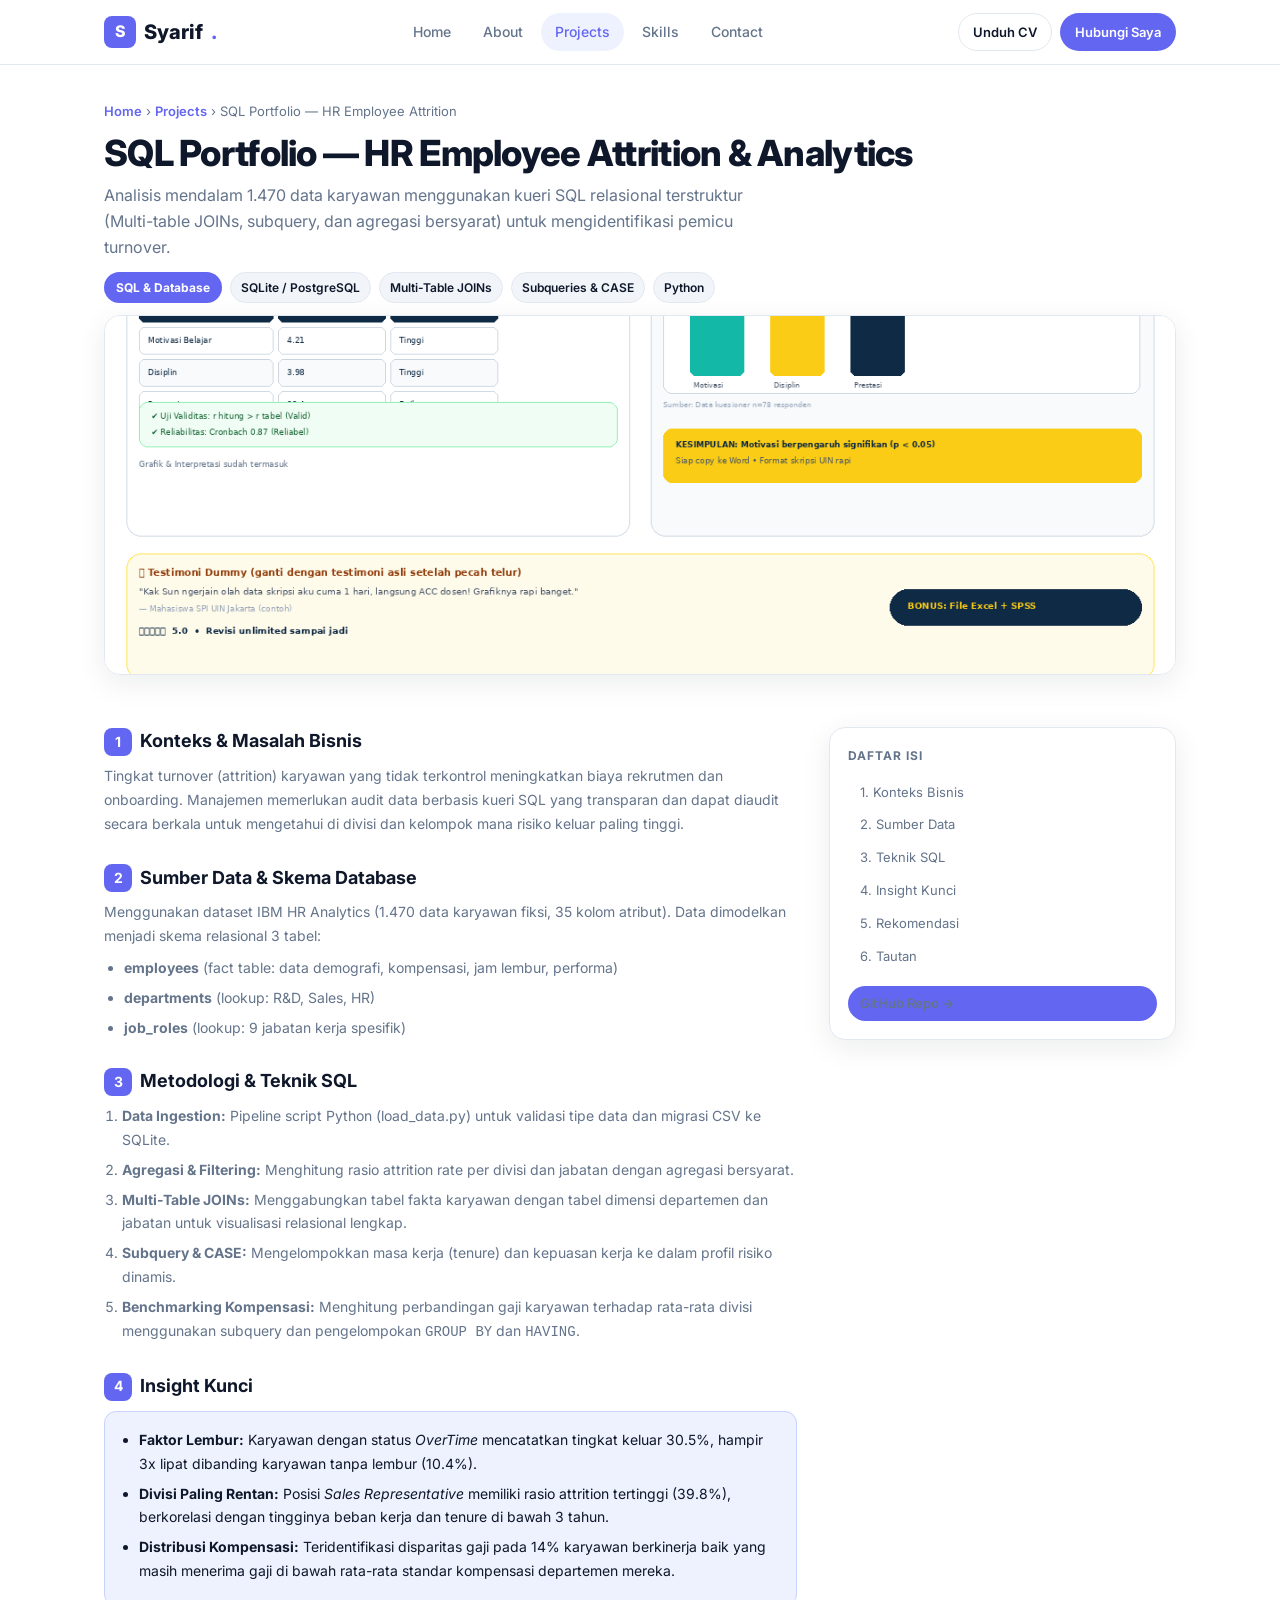
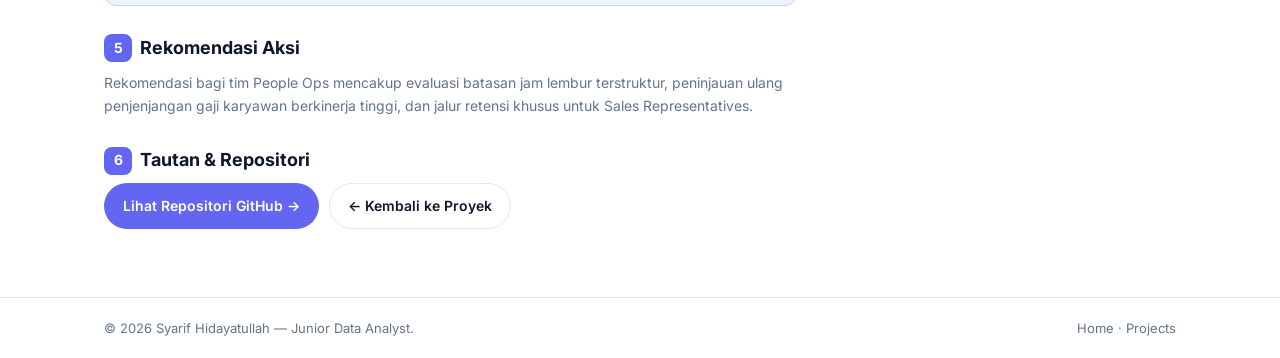
<file: projects/analisis-kinerja-karyawan-hr.html>
<!DOCTYPE html>
<html lang="id">
<head>
<meta charset="UTF-8">
<meta name="viewport" content="width=device-width, initial-scale=1.0">
<title>SQL Portfolio — HR Employee Attrition & Analytics | Syarif Hidayatullah</title>
<meta name="description" content="Analisis 1.470 data karyawan dengan kueri SQL relasional (Multi-table JOINs, Subquery, Aggregations) untuk mengungkap pola turnover.">
<link href="https://fonts.googleapis.com/css2?family=Inter:wght@400;500;600;700;800&family=JetBrains+Mono:wght@400;500&display=swap" rel="stylesheet">
<link rel="stylesheet" href="../css/style.css">
</head>
<body>
<nav class="nav">
  <div class="container nav-inner">
    <a class="logo" href="../index.html"><span class="logo-mark">S</span> Syarif<span class="logo-dot">.</span></a>
    <div class="nav-links" id="navLinks">
      <a href="../index.html#home">Home</a>
      <a href="../index.html#about">About</a>
      <a href="../index.html#projects" class="active">Projects</a>
      <a href="../index.html#skills">Skills</a>
      <a href="../index.html#contact">Contact</a>
    </div>
    <div class="nav-cta">
      <a href="../assets/CV-Syarif-Data-Analyst.pdf" download class="btn btn-sm btn-ghost">Unduh CV</a>
      <a href="../index.html#contact" class="btn btn-sm btn-primary">Hubungi Saya</a>
    </div>
    <button class="hamburger" id="hamburger" aria-label="Menu"><span></span><span></span><span></span></button>
  </div>
</nav>

<header class="case-hero">
  <div class="container">
    <div class="breadcrumb"><a href="../index.html">Home</a> &rsaquo; <a href="../index.html#projects">Projects</a> &rsaquo; SQL Portfolio — HR Employee Attrition</div>
    <h1>SQL Portfolio — HR Employee Attrition & Analytics</h1>
    <p style="color:var(--muted);max-width:680px">Analisis mendalam 1.470 data karyawan menggunakan kueri SQL relasional terstruktur (Multi-table JOINs, subquery, dan agregasi bersyarat) untuk mengidentifikasi pemicu turnover.</p>
    <div class="case-meta">
      <span style="background:#6366f1;color:#fff;padding:6px 12px;border-radius:999px;font-size:12px;font-weight:700">SQL & Database</span>
      <span style="background:#f1f5f9;border:1px solid #e2e8f0;padding:5px 10px;border-radius:999px;font-size:12px;font-weight:600">SQLite / PostgreSQL</span>
      <span style="background:#f1f5f9;border:1px solid #e2e8f0;padding:5px 10px;border-radius:999px;font-size:12px;font-weight:600">Multi-Table JOINs</span>
      <span style="background:#f1f5f9;border:1px solid #e2e8f0;padding:5px 10px;border-radius:999px;font-size:12px;font-weight:600">Subqueries & CASE</span>
      <span style="background:#f1f5f9;border:1px solid #e2e8f0;padding:5px 10px;border-radius:999px;font-size:12px;font-weight:600">Python</span>
    </div>
    <div class="case-thumb"><img src="../assets/portfolio3_skripsi_dashboard.png" alt="SQL Portfolio — HR Analytics"></div>
  </div>
</header>

<div class="container">
  <div class="case-layout">
    <article>
      <div class="case-block" id="konteks">
        <h2><span>1</span> Konteks & Masalah Bisnis</h2>
        <p>Tingkat turnover (attrition) karyawan yang tidak terkontrol meningkatkan biaya rekrutmen dan onboarding. Manajemen memerlukan audit data berbasis kueri SQL yang transparan dan dapat diaudit secara berkala untuk mengetahui di divisi dan kelompok mana risiko keluar paling tinggi.</p>
      </div>
      <div class="case-block" id="data">
        <h2><span>2</span> Sumber Data & Skema Database</h2>
        <p>Menggunakan dataset IBM HR Analytics (1.470 data karyawan fiksi, 35 kolom atribut). Data dimodelkan menjadi skema relasional 3 tabel:</p>
        <ul style="padding-left:20px;color:var(--muted);margin-top:8px">
          <li><strong>employees</strong> (fact table: data demografi, kompensasi, jam lembur, performa)</li>
          <li><strong>departments</strong> (lookup: R&D, Sales, HR)</li>
          <li><strong>job_roles</strong> (lookup: 9 jabatan kerja spesifik)</li>
        </ul>
      </div>
      <div class="case-block" id="proses">
        <h2><span>3</span> Metodologi & Teknik SQL</h2>
        <ol>
          <li><strong>Data Ingestion:</strong> Pipeline script Python (load_data.py) untuk validasi tipe data dan migrasi CSV ke SQLite.</li>
          <li><strong>Agregasi & Filtering:</strong> Menghitung rasio attrition rate per divisi dan jabatan dengan agregasi bersyarat.</li>
          <li><strong>Multi-Table JOINs:</strong> Menggabungkan tabel fakta karyawan dengan tabel dimensi departemen dan jabatan untuk visualisasi relasional lengkap.</li>
          <li><strong>Subquery & CASE:</strong> Mengelompokkan masa kerja (tenure) dan kepuasan kerja ke dalam profil risiko dinamis.</li>
          <li><strong>Benchmarking Kompensasi:</strong> Menghitung perbandingan gaji karyawan terhadap rata-rata divisi menggunakan subquery dan pengelompokan <code>GROUP BY</code> dan <code>HAVING</code>.</li>
        </ol>
      </div>
      <div class="case-block" id="insight">
        <h2><span>4</span> Insight Kunci</h2>
        <div class="insight-box">
          <ul>
            <li><strong>Faktor Lembur:</strong> Karyawan dengan status <em>OverTime</em> mencatatkan tingkat keluar 30.5%, hampir 3x lipat dibanding karyawan tanpa lembur (10.4%).</li>
            <li><strong>Divisi Paling Rentan:</strong> Posisi <em>Sales Representative</em> memiliki rasio attrition tertinggi (39.8%), berkorelasi dengan tingginya beban kerja dan tenure di bawah 3 tahun.</li>
            <li><strong>Distribusi Kompensasi:</strong> Teridentifikasi disparitas gaji pada 14% karyawan berkinerja baik yang masih menerima gaji di bawah rata-rata standar kompensasi departemen mereka.</li>
          </ul>
        </div>
      </div>
      <div class="case-block" id="dampak">
        <h2><span>5</span> Rekomendasi Aksi</h2>
        <p>Rekomendasi bagi tim People Ops mencakup evaluasi batasan jam lembur terstruktur, peninjauan ulang penjenjangan gaji karyawan berkinerja tinggi, dan jalur retensi khusus untuk Sales Representatives.</p>
      </div>
      <div class="case-block" id="tautan">
        <h2><span>6</span> Tautan & Repositori</h2>
        <p style="display:flex;gap:10px;flex-wrap:wrap;margin-top:8px">
          <a href="https://github.com/syarifhidaytullah/sql-portfolio" target="_blank" rel="noopener" class="btn btn-primary">Lihat Repositori GitHub &rarr;</a>
          <a href="../index.html#projects" class="btn btn-ghost">&larr; Kembali ke Proyek</a>
        </p>
      </div>
    </article>
    <aside>
      <div class="toc">
        <h4>Daftar Isi</h4>
        <a href="#konteks">1. Konteks Bisnis</a>
        <a href="#data">2. Sumber Data</a>
        <a href="#proses">3. Teknik SQL</a>
        <a href="#insight">4. Insight Kunci</a>
        <a href="#dampak">5. Rekomendasi</a>
        <a href="#tautan">6. Tautan</a>
        <a href="https://github.com/syarifhidaytullah/sql-portfolio" target="_blank" class="btn btn-primary btn-block" style="margin-top:14px">GitHub Repo &rarr;</a>
      </div>
    </aside>
  </div>
</div>

<footer class="footer" style="margin-top:40px">
  <div class="container footer-inner">
    <span>© 2026 Syarif Hidayatullah — Junior Data Analyst.</span>
    <span><a href="../index.html">Home</a> · <a href="../index.html#projects">Projects</a></span>
  </div>
</footer>
<script>
document.getElementById('hamburger')?.addEventListener('click',()=>document.getElementById('navLinks').classList.toggle('open'));
</script>
</body>
</html>
</file>
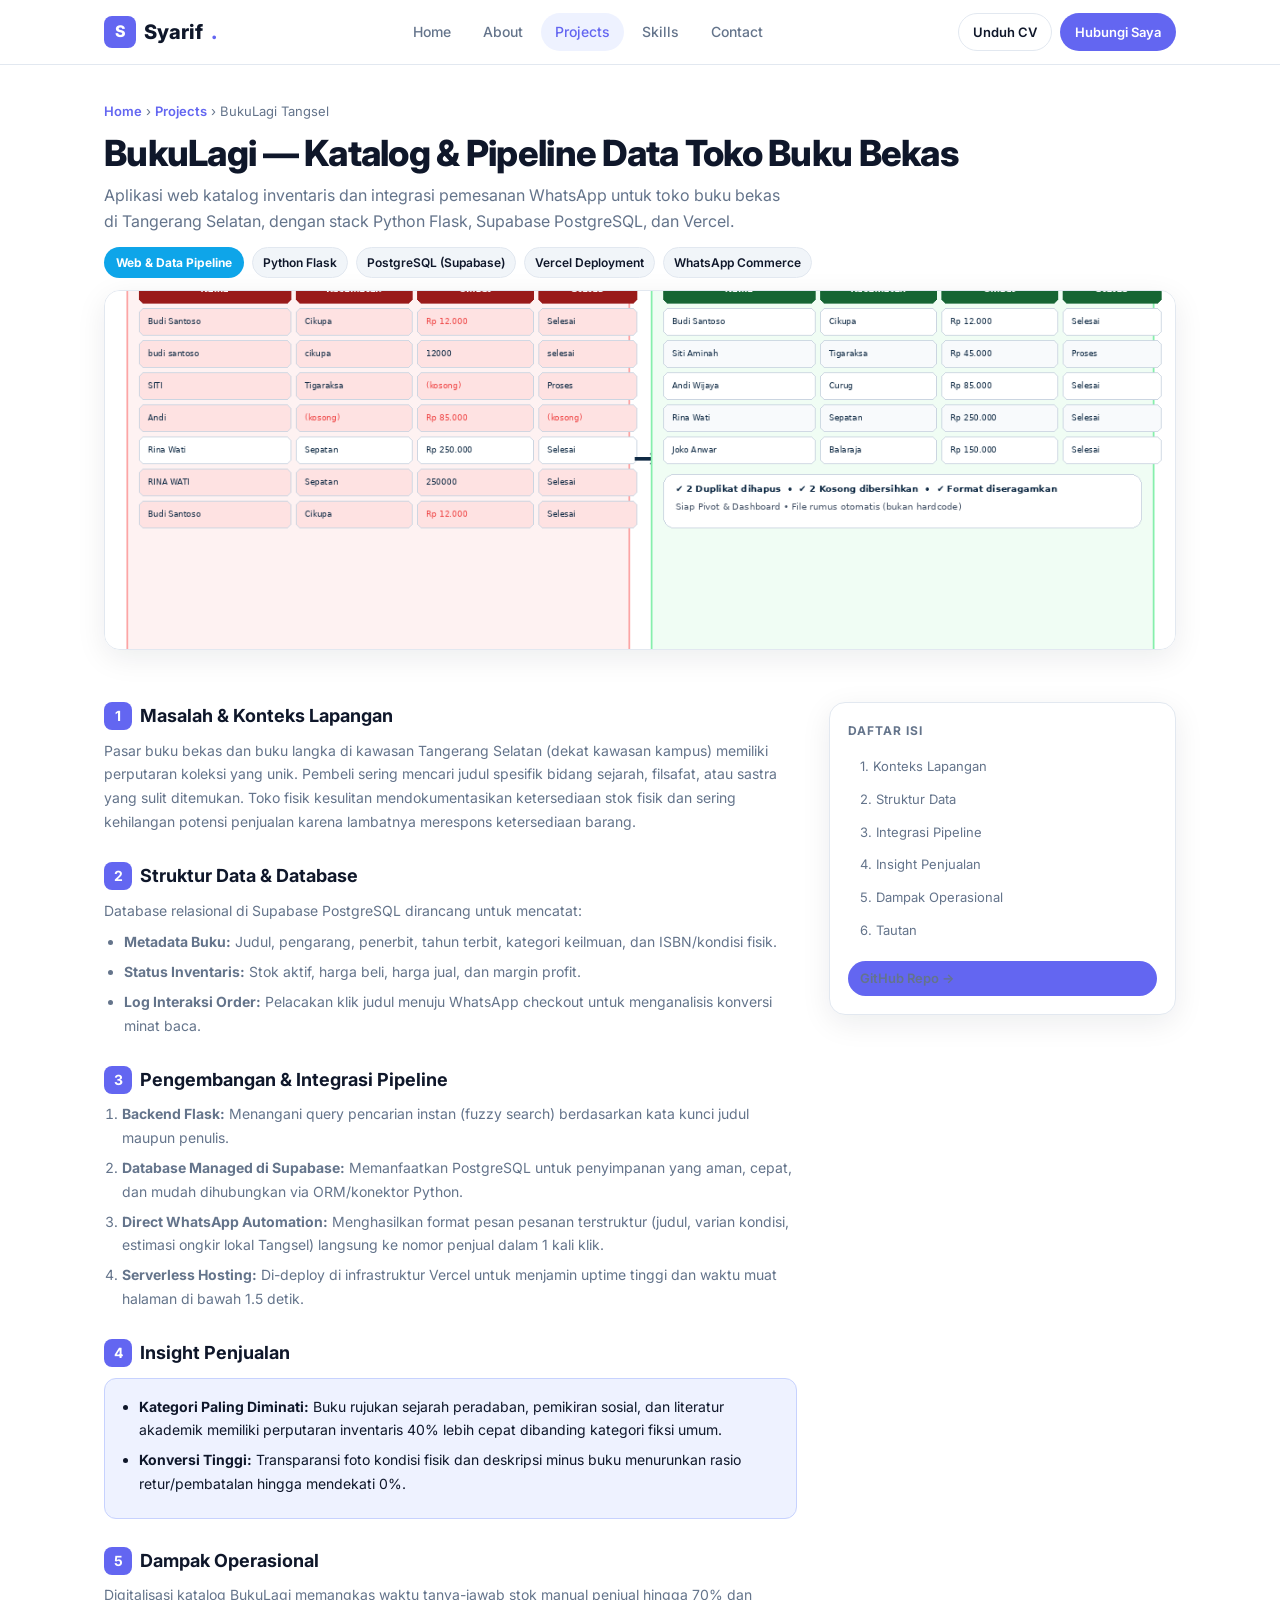
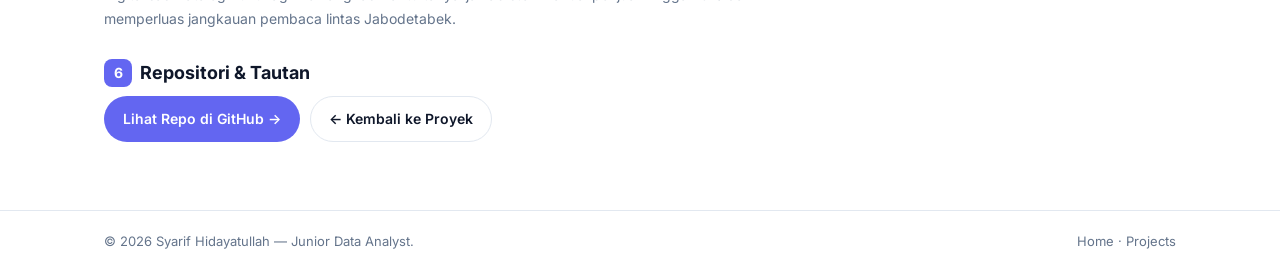
<file: projects/bukulagi-katalog-toko-buku.html>
<!DOCTYPE html>
<html lang="id">
<head>
<meta charset="UTF-8">
<meta name="viewport" content="width=device-width, initial-scale=1.0">
<title>BukuLagi — Katalog & Pipeline Data Toko Buku Bekas Tangsel | Syarif Hidayatullah</title>
<meta name="description" content="Platform katalog toko buku bekas berbasis Flask & PostgreSQL dengan sinkronisasi WhatsApp order untuk pasar Tangerang Selatan.">
<link href="https://fonts.googleapis.com/css2?family=Inter:wght@400;500;600;700;800&family=JetBrains+Mono:wght@400;500&display=swap" rel="stylesheet">
<link rel="stylesheet" href="../css/style.css">
</head>
<body>
<nav class="nav">
  <div class="container nav-inner">
    <a class="logo" href="../index.html"><span class="logo-mark">S</span> Syarif<span class="logo-dot">.</span></a>
    <div class="nav-links" id="navLinks">
      <a href="../index.html#home">Home</a>
      <a href="../index.html#about">About</a>
      <a href="../index.html#projects" class="active">Projects</a>
      <a href="../index.html#skills">Skills</a>
      <a href="../index.html#contact">Contact</a>
    </div>
    <div class="nav-cta">
      <a href="../assets/CV-Syarif-Data-Analyst.pdf" download class="btn btn-sm btn-ghost">Unduh CV</a>
      <a href="../index.html#contact" class="btn btn-sm btn-primary">Hubungi Saya</a>
    </div>
    <button class="hamburger" id="hamburger" aria-label="Menu"><span></span><span></span><span></span></button>
  </div>
</nav>

<header class="case-hero">
  <div class="container">
    <div class="breadcrumb"><a href="../index.html">Home</a> &rsaquo; <a href="../index.html#projects">Projects</a> &rsaquo; BukuLagi Tangsel</div>
    <h1>BukuLagi — Katalog & Pipeline Data Toko Buku Bekas</h1>
    <p style="color:var(--muted);max-width:680px">Aplikasi web katalog inventaris dan integrasi pemesanan WhatsApp untuk toko buku bekas di Tangerang Selatan, dengan stack Python Flask, Supabase PostgreSQL, dan Vercel.</p>
    <div class="case-meta">
      <span style="background:#0ea5e9;color:#fff;padding:6px 12px;border-radius:999px;font-size:12px;font-weight:700">Web & Data Pipeline</span>
      <span style="background:#f1f5f9;border:1px solid #e2e8f0;padding:5px 10px;border-radius:999px;font-size:12px;font-weight:600">Python Flask</span>
      <span style="background:#f1f5f9;border:1px solid #e2e8f0;padding:5px 10px;border-radius:999px;font-size:12px;font-weight:600">PostgreSQL (Supabase)</span>
      <span style="background:#f1f5f9;border:1px solid #e2e8f0;padding:5px 10px;border-radius:999px;font-size:12px;font-weight:600">Vercel Deployment</span>
      <span style="background:#f1f5f9;border:1px solid #e2e8f0;padding:5px 10px;border-radius:999px;font-size:12px;font-weight:600">WhatsApp Commerce</span>
    </div>
    <div class="case-thumb"><img src="../assets/portfolio1_before_after.png" alt="BukuLagi Katalog Toko Buku Tangsel"></div>
  </div>
</header>

<div class="container">
  <div class="case-layout">
    <article>
      <div class="case-block" id="konteks">
        <h2><span>1</span> Masalah & Konteks Lapangan</h2>
        <p>Pasar buku bekas dan buku langka di kawasan Tangerang Selatan (dekat kawasan kampus) memiliki perputaran koleksi yang unik. Pembeli sering mencari judul spesifik bidang sejarah, filsafat, atau sastra yang sulit ditemukan. Toko fisik kesulitan mendokumentasikan ketersediaan stok fisik dan sering kehilangan potensi penjualan karena lambatnya merespons ketersediaan barang.</p>
      </div>
      <div class="case-block" id="data">
        <h2><span>2</span> Struktur Data & Database</h2>
        <p>Database relasional di Supabase PostgreSQL dirancang untuk mencatat:</p>
        <ul style="padding-left:20px;color:var(--muted);margin-top:8px">
          <li><strong>Metadata Buku:</strong> Judul, pengarang, penerbit, tahun terbit, kategori keilmuan, dan ISBN/kondisi fisik.</li>
          <li><strong>Status Inventaris:</strong> Stok aktif, harga beli, harga jual, dan margin profit.</li>
          <li><strong>Log Interaksi Order:</strong> Pelacakan klik judul menuju WhatsApp checkout untuk menganalisis konversi minat baca.</li>
        </ul>
      </div>
      <div class="case-block" id="proses">
        <h2><span>3</span> Pengembangan & Integrasi Pipeline</h2>
        <ol>
          <li><strong>Backend Flask:</strong> Menangani query pencarian instan (fuzzy search) berdasarkan kata kunci judul maupun penulis.</li>
          <li><strong>Database Managed di Supabase:</strong> Memanfaatkan PostgreSQL untuk penyimpanan yang aman, cepat, dan mudah dihubungkan via ORM/konektor Python.</li>
          <li><strong>Direct WhatsApp Automation:</strong> Menghasilkan format pesan pesanan terstruktur (judul, varian kondisi, estimasi ongkir lokal Tangsel) langsung ke nomor penjual dalam 1 kali klik.</li>
          <li><strong>Serverless Hosting:</strong> Di-deploy di infrastruktur Vercel untuk menjamin uptime tinggi dan waktu muat halaman di bawah 1.5 detik.</li>
        </ol>
      </div>
      <div class="case-block" id="insight">
        <h2><span>4</span> Insight Penjualan</h2>
        <div class="insight-box">
          <ul>
            <li><strong>Kategori Paling Diminati:</strong> Buku rujukan sejarah peradaban, pemikiran sosial, dan literatur akademik memiliki perputaran inventaris 40% lebih cepat dibanding kategori fiksi umum.</li>
            <li><strong>Konversi Tinggi:</strong> Transparansi foto kondisi fisik dan deskripsi minus buku menurunkan rasio retur/pembatalan hingga mendekati 0%.</li>
          </ul>
        </div>
      </div>
      <div class="case-block" id="dampak">
        <h2><span>5</span> Dampak Operasional</h2>
        <p>Digitalisasi katalog BukuLagi memangkas waktu tanya-jawab stok manual penjual hingga 70% dan memperluas jangkauan pembaca lintas Jabodetabek.</p>
      </div>
      <div class="case-block" id="tautan">
        <h2><span>6</span> Repositori & Tautan</h2>
        <p style="display:flex;gap:10px;flex-wrap:wrap;margin-top:8px">
          <a href="https://github.com/syarifhidaytullah/bukulagi" target="_blank" rel="noopener" class="btn btn-primary">Lihat Repo di GitHub &rarr;</a>
          <a href="../index.html#projects" class="btn btn-ghost">&larr; Kembali ke Proyek</a>
        </p>
      </div>
    </article>
    <aside>
      <div class="toc">
        <h4>Daftar Isi</h4>
        <a href="#konteks">1. Konteks Lapangan</a>
        <a href="#data">2. Struktur Data</a>
        <a href="#proses">3. Integrasi Pipeline</a>
        <a href="#insight">4. Insight Penjualan</a>
        <a href="#dampak">5. Dampak Operasional</a>
        <a href="#tautan">6. Tautan</a>
        <a href="https://github.com/syarifhidaytullah/bukulagi" target="_blank" class="btn btn-primary btn-block" style="margin-top:14px">GitHub Repo &rarr;</a>
      </div>
    </aside>
  </div>
</div>

<footer class="footer" style="margin-top:40px">
  <div class="container footer-inner">
    <span>© 2026 Syarif Hidayatullah — Junior Data Analyst.</span>
    <span><a href="../index.html">Home</a> · <a href="../index.html#projects">Projects</a></span>
  </div>
</footer>
<script>
document.getElementById('hamburger')?.addEventListener('click',()=>document.getElementById('navLinks').classList.toggle('open'));
</script>
</body>
</html>
</file>
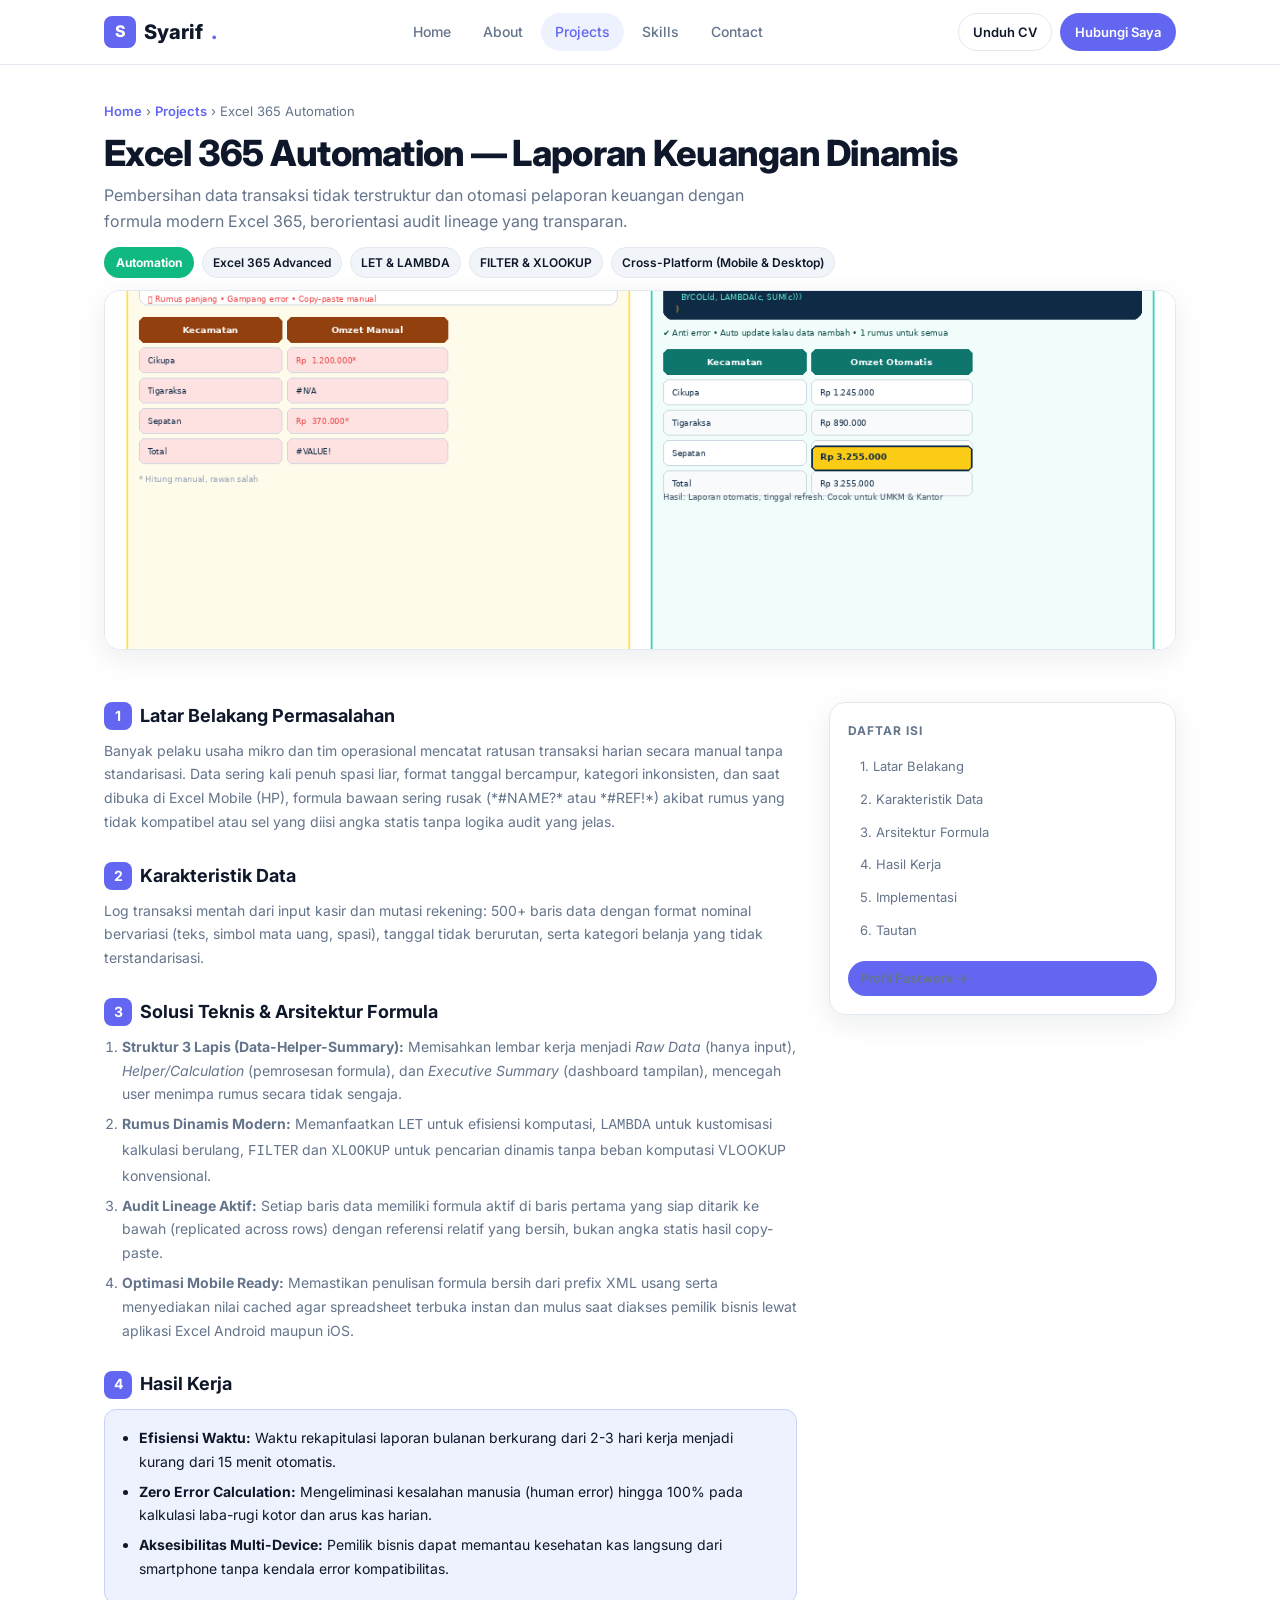
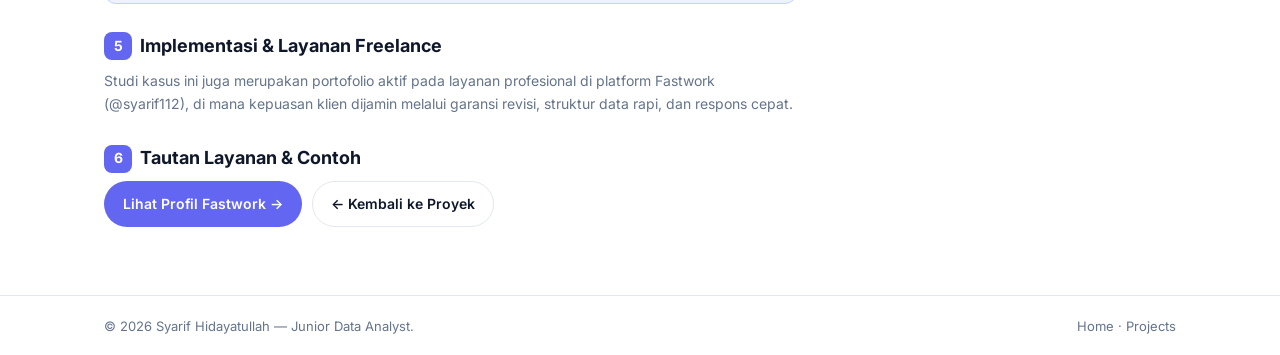
<file: projects/excel-otomasi-laporan-keuangan.html>
<!DOCTYPE html>
<html lang="id">
<head>
<meta charset="UTF-8">
<meta name="viewport" content="width=device-width, initial-scale=1.0">
<title>Excel 365 Automation — Laporan Dinamis & Pembersihan Data | Syarif Hidayatullah</title>
<meta name="description" content="Mengubah 500+ baris data transaksi berantakan menjadi dashboard keuangan otomatis dengan formula Excel 365 modern.">
<link href="https://fonts.googleapis.com/css2?family=Inter:wght@400;500;600;700;800&family=JetBrains+Mono:wght@400;500&display=swap" rel="stylesheet">
<link rel="stylesheet" href="../css/style.css">
</head>
<body>
<nav class="nav">
  <div class="container nav-inner">
    <a class="logo" href="../index.html"><span class="logo-mark">S</span> Syarif<span class="logo-dot">.</span></a>
    <div class="nav-links" id="navLinks">
      <a href="../index.html#home">Home</a>
      <a href="../index.html#about">About</a>
      <a href="../index.html#projects" class="active">Projects</a>
      <a href="../index.html#skills">Skills</a>
      <a href="../index.html#contact">Contact</a>
    </div>
    <div class="nav-cta">
      <a href="../assets/CV-Syarif-Data-Analyst.pdf" download class="btn btn-sm btn-ghost">Unduh CV</a>
      <a href="../index.html#contact" class="btn btn-sm btn-primary">Hubungi Saya</a>
    </div>
    <button class="hamburger" id="hamburger" aria-label="Menu"><span></span><span></span><span></span></button>
  </div>
</nav>

<header class="case-hero">
  <div class="container">
    <div class="breadcrumb"><a href="../index.html">Home</a> &rsaquo; <a href="../index.html#projects">Projects</a> &rsaquo; Excel 365 Automation</div>
    <h1>Excel 365 Automation — Laporan Keuangan Dinamis</h1>
    <p style="color:var(--muted);max-width:680px">Pembersihan data transaksi tidak terstruktur dan otomasi pelaporan keuangan dengan formula modern Excel 365, berorientasi audit lineage yang transparan.</p>
    <div class="case-meta">
      <span style="background:#10b981;color:#fff;padding:6px 12px;border-radius:999px;font-size:12px;font-weight:700">Automation</span>
      <span style="background:#f1f5f9;border:1px solid #e2e8f0;padding:5px 10px;border-radius:999px;font-size:12px;font-weight:600">Excel 365 Advanced</span>
      <span style="background:#f1f5f9;border:1px solid #e2e8f0;padding:5px 10px;border-radius:999px;font-size:12px;font-weight:600">LET & LAMBDA</span>
      <span style="background:#f1f5f9;border:1px solid #e2e8f0;padding:5px 10px;border-radius:999px;font-size:12px;font-weight:600">FILTER & XLOOKUP</span>
      <span style="background:#f1f5f9;border:1px solid #e2e8f0;padding:5px 10px;border-radius:999px;font-size:12px;font-weight:600">Cross-Platform (Mobile & Desktop)</span>
    </div>
    <div class="case-thumb"><img src="../assets/portfolio2_excel_otomatis.png" alt="Excel 365 Automation Dashboard"></div>
  </div>
</header>

<div class="container">
  <div class="case-layout">
    <article>
      <div class="case-block" id="konteks">
        <h2><span>1</span> Latar Belakang Permasalahan</h2>
        <p>Banyak pelaku usaha mikro dan tim operasional mencatat ratusan transaksi harian secara manual tanpa standarisasi. Data sering kali penuh spasi liar, format tanggal bercampur, kategori inkonsisten, dan saat dibuka di Excel Mobile (HP), formula bawaan sering rusak (*#NAME?* atau *#REF!*) akibat rumus yang tidak kompatibel atau sel yang diisi angka statis tanpa logika audit yang jelas.</p>
      </div>
      <div class="case-block" id="data">
        <h2><span>2</span> Karakteristik Data</h2>
        <p>Log transaksi mentah dari input kasir dan mutasi rekening: 500+ baris data dengan format nominal bervariasi (teks, simbol mata uang, spasi), tanggal tidak berurutan, serta kategori belanja yang tidak terstandarisasi.</p>
      </div>
      <div class="case-block" id="proses">
        <h2><span>3</span> Solusi Teknis & Arsitektur Formula</h2>
        <ol>
          <li><strong>Struktur 3 Lapis (Data-Helper-Summary):</strong> Memisahkan lembar kerja menjadi <em>Raw Data</em> (hanya input), <em>Helper/Calculation</em> (pemrosesan formula), dan <em>Executive Summary</em> (dashboard tampilan), mencegah user menimpa rumus secara tidak sengaja.</li>
          <li><strong>Rumus Dinamis Modern:</strong> Memanfaatkan <code>LET</code> untuk efisiensi komputasi, <code>LAMBDA</code> untuk kustomisasi kalkulasi berulang, <code>FILTER</code> dan <code>XLOOKUP</code> untuk pencarian dinamis tanpa beban komputasi VLOOKUP konvensional.</li>
          <li><strong>Audit Lineage Aktif:</strong> Setiap baris data memiliki formula aktif di baris pertama yang siap ditarik ke bawah (replicated across rows) dengan referensi relatif yang bersih, bukan angka statis hasil copy-paste.</li>
          <li><strong>Optimasi Mobile Ready:</strong> Memastikan penulisan formula bersih dari prefix XML usang serta menyediakan nilai cached agar spreadsheet terbuka instan dan mulus saat diakses pemilik bisnis lewat aplikasi Excel Android maupun iOS.</li>
        </ol>
      </div>
      <div class="case-block" id="insight">
        <h2><span>4</span> Hasil Kerja</h2>
        <div class="insight-box">
          <ul>
            <li><strong>Efisiensi Waktu:</strong> Waktu rekapitulasi laporan bulanan berkurang dari 2-3 hari kerja menjadi kurang dari 15 menit otomatis.</li>
            <li><strong>Zero Error Calculation:</strong> Mengeliminasi kesalahan manusia (human error) hingga 100% pada kalkulasi laba-rugi kotor dan arus kas harian.</li>
            <li><strong>Aksesibilitas Multi-Device:</strong> Pemilik bisnis dapat memantau kesehatan kas langsung dari smartphone tanpa kendala error kompatibilitas.</li>
          </ul>
        </div>
      </div>
      <div class="case-block" id="dampak">
        <h2><span>5</span> Implementasi & Layanan Freelance</h2>
        <p>Studi kasus ini juga merupakan portofolio aktif pada layanan profesional di platform Fastwork (@syarif112), di mana kepuasan klien dijamin melalui garansi revisi, struktur data rapi, dan respons cepat.</p>
      </div>
      <div class="case-block" id="tautan">
        <h2><span>6</span> Tautan Layanan & Contoh</h2>
        <p style="display:flex;gap:10px;flex-wrap:wrap;margin-top:8px">
          <a href="https://fastwork.id/user/syarif112" target="_blank" rel="noopener" class="btn btn-primary">Lihat Profil Fastwork &rarr;</a>
          <a href="../index.html#projects" class="btn btn-ghost">&larr; Kembali ke Proyek</a>
        </p>
      </div>
    </article>
    <aside>
      <div class="toc">
        <h4>Daftar Isi</h4>
        <a href="#konteks">1. Latar Belakang</a>
        <a href="#data">2. Karakteristik Data</a>
        <a href="#proses">3. Arsitektur Formula</a>
        <a href="#insight">4. Hasil Kerja</a>
        <a href="#dampak">5. Implementasi</a>
        <a href="#tautan">6. Tautan</a>
        <a href="https://fastwork.id/user/syarif112" target="_blank" class="btn btn-primary btn-block" style="margin-top:14px">Profil Fastwork &rarr;</a>
      </div>
    </aside>
  </div>
</div>

<footer class="footer" style="margin-top:40px">
  <div class="container footer-inner">
    <span>© 2026 Syarif Hidayatullah — Junior Data Analyst.</span>
    <span><a href="../index.html">Home</a> · <a href="../index.html#projects">Projects</a></span>
  </div>
</footer>
<script>
document.getElementById('hamburger')?.addEventListener('click',()=>document.getElementById('navLinks').classList.toggle('open'));
</script>
</body>
</html>
</file>
<file: css/style.css>
*{box-sizing:border-box;margin:0;padding:0}
:root{
  --bg:#ffffff; --bg-alt:#f8f9fc; --bg-dark:#0f172a;
  --text:#0f172a; --muted:#64748b; --border:#e2e8f0;
  --primary:#6366f1; --primary-2:#4f46e5; --primary-light:#eef2ff;
  --radius:16px; --radius-sm:10px; --shadow:0 8px 30px rgba(15,23,42,.08);
  --shadow-lg:0 16px 40px rgba(15,23,42,.12);
}
html{scroll-behavior:smooth;scroll-padding-top:72px}
body{font-family:'Inter',system-ui,-apple-system,sans-serif;color:var(--text);background:var(--bg);line-height:1.6;-webkit-font-smoothing:antialiased}
a{color:inherit;text-decoration:none}
img{max-width:100%;display:block}
.container{max-width:1120px;margin:0 auto;padding:0 24px}
.section{padding:72px 0}
.section-alt{background:var(--bg-alt)}
.section-dark{background:var(--bg-dark);color:#e2e8f0}
.kicker{font-size:12px;letter-spacing:.14em;text-transform:uppercase;color:var(--primary);font-weight:700}
.kicker-light{color:#818cf8}
.section-head h2{font-size:32px;line-height:1.15;font-weight:800;margin:8px 0 12px}
.section-head .sub{color:var(--muted);max-width:560px}
.section-head.row{display:flex;justify-content:space-between;gap:24px;flex-wrap:wrap;align-items:flex-end}

/* NAV */
.nav{position:sticky;top:0;z-index:50;background:rgba(255,255,255,.86);backdrop-filter:blur(12px);border-bottom:1px solid var(--border)}
.nav-inner{display:flex;align-items:center;justify-content:space-between;height:64px;gap:16px}
.logo{font-weight:800;font-size:20px;display:flex;align-items:center;gap:8px}
.logo-mark{width:32px;height:32px;background:var(--primary);color:#fff;display:grid;place-items:center;border-radius:8px;font-size:16px}
.logo-dot{color:var(--primary)}
.nav-links{display:flex;gap:4px}
.nav-links a{padding:8px 14px;border-radius:999px;font-size:14px;font-weight:500;color:var(--muted)}
.nav-links a.active,.nav-links a:hover{background:var(--primary-light);color:var(--primary)}
.nav-cta{display:flex;gap:8px;align-items:center}
.hamburger{display:none;flex-direction:column;gap:4px;background:none;border:none;cursor:pointer;padding:8px}
.hamburger span{width:22px;height:2px;background:var(--text);border-radius:2px;display:block}

/* BUTTONS */
.btn{display:inline-flex;align-items:center;justify-content:center;gap:6px;padding:10px 18px;border-radius:999px;font-weight:600;font-size:14px;border:1px solid transparent;cursor:pointer;transition:.18s;white-space:nowrap}
.btn-sm{padding:8px 14px;font-size:13px}
.btn-lg{padding:12px 22px;font-size:15px}
.btn-primary{background:var(--primary);color:#fff}
.btn-primary:hover{background:var(--primary-2);transform:translateY(-1px);box-shadow:var(--shadow)}
.btn-ghost{background:#fff;border-color:var(--border);color:var(--text)}
.btn-ghost:hover{border-color:var(--primary);color:var(--primary)}
.btn-outline{background:#fff;border-color:var(--text);color:var(--text)}
.btn-outline:hover{background:var(--text);color:#fff}
.btn-block{width:100%}

/* HERO */
.hero{padding:48px 0 56px;overflow:hidden}
.hero-grid{display:grid;grid-template-columns:1.2fr 0.8fr;gap:40px;align-items:center}
.hero-text{min-width:0}
.eyebrow{display:inline-flex;align-items:center;gap:8px;font-size:13px;color:var(--muted);background:var(--bg-alt);border:1px solid var(--border);padding:6px 12px;border-radius:999px;margin-bottom:16px}
.eyebrow .dot{width:8px;height:8px;background:#10b981;border-radius:50%;box-shadow:0 0 0 6px rgba(16,185,129,.15)}
.hero h1{font-size:44px;line-height:1.05;font-weight:800;letter-spacing:-.03em}
.grad{background:linear-gradient(135deg,var(--primary),#06b6d4);-webkit-background-clip:text;-webkit-text-fill-color:transparent;background-clip:text}
.lead{margin:16px 0 20px;color:var(--muted);font-size:16px;line-height:1.6;max-width:540px}
.hero-actions{display:flex;gap:12px;flex-wrap:wrap;margin-bottom:20px}
.hero-meta{display:flex;align-items:center;gap:16px;flex-wrap:wrap;padding:14px 16px;background:var(--bg-alt);border:1px solid var(--border);border-radius:12px;margin-bottom:14px}
.meta-item{display:flex;flex-direction:column}
.meta-item strong{font-size:14px}
.meta-item span{font-size:12px;color:var(--muted)}
.meta-divider{width:1px;height:32px;background:var(--border)}
.hero-social{display:flex;gap:14px;font-size:13px;color:var(--muted)}
.hero-social a{border-bottom:1px dashed var(--border)}
.hero-social a:hover{color:var(--primary)}
.hero-visual{position:relative;display:flex;flex-direction:column;gap:16px;min-width:0;max-width:420px;width:100%;justify-self:end}
.hero-card{background:#0f172a;color:#e2e8f0;border-radius:16px;overflow:hidden;box-shadow:var(--shadow-lg);border:1px solid #1e293b;max-width:100%}
.card-head{display:flex;align-items:center;gap:10px;padding:12px 16px;background:#1e293b;border-bottom:1px solid #334155;font-size:12px;color:#94a3b8}
.card-dots{display:flex;gap:6px}
.card-dots i{width:10px;height:10px;border-radius:50%;display:block}
.card-dots i:nth-child(1){background:#ef4444}.card-dots i:nth-child(2){background:#f59e0b}.card-dots i:nth-child(3){background:#10b981}
.code{padding:14px 16px;font-family:'JetBrains Mono',monospace;font-size:12px;line-height:1.6;overflow-x:auto;white-space:pre}
.code .c{color:#64748b}.code .k{color:#c084fc}.code .s{color:#34d399}.code .n{color:#fbbf24}
.hero-stats{display:grid;grid-template-columns:1fr 1fr;gap:12px;padding:12px 16px;background:#1e293b;border-top:1px solid #334155}
.h-stat{display:flex;flex-direction:column}
.h-stat-label{font-size:11px;color:#94a3b8;text-transform:uppercase;letter-spacing:.06em}
.h-stat-val{font-weight:800;font-size:18px}
.h-stat-val.down{color:#f87171}.h-stat-val.up{color:#34d399}
.hero-photo{position:relative;border-radius:16px;overflow:hidden;box-shadow:var(--shadow);border:1px solid var(--border);height:200px;max-width:100%}
.hero-photo img{width:100%;height:100%;object-fit:cover;object-position:center}
.photo-badge{position:absolute;bottom:12px;left:12px;background:rgba(255,255,255,.92);backdrop-filter:blur(8px);padding:8px 12px;border-radius:999px;font-size:12px;font-weight:600;box-shadow:var(--shadow)}

/* ABOUT */
.about-grid{display:grid;grid-template-columns:1.6fr .9fr;gap:32px;margin-top:28px}
.about-story p{color:var(--muted);margin-bottom:12px;font-size:15px}
.approach{margin-top:20px;background:var(--bg-alt);border:1px solid var(--border);border-radius:16px;padding:20px}
.approach h3{font-size:15px;margin-bottom:10px}
.approach ol{padding-left:18px;color:var(--muted);font-size:14px}
.approach li{margin-bottom:6px}
.approach li strong{color:var(--text)}
.info-card{background:#fff;border:1px solid var(--border);border-radius:16px;padding:18px;margin-bottom:14px;box-shadow:var(--shadow)}
.info-card h4{font-size:13px;letter-spacing:.08em;text-transform:uppercase;color:var(--muted);margin-bottom:12px}
.info-list{list-style:none;display:flex;flex-direction:column;gap:10px}
.info-list li{display:flex;justify-content:space-between;gap:12px;font-size:14px}
.info-list li span{color:var(--muted)}
.cert-list{list-style:none;display:flex;flex-direction:column;gap:8px;font-size:13px;color:var(--muted)}
.cert-list li{padding-left:14px;position:relative}
.cert-list li::before{content:"✓";position:absolute;left:0;color:var(--primary);font-weight:700}

/* PROJECTS */
.filter-bar{display:flex;gap:8px;flex-wrap:wrap}
.filter-btn{padding:8px 14px;border-radius:999px;border:1px solid var(--border);background:#fff;font-size:13px;font-weight:600;cursor:pointer;color:var(--muted)}
.filter-btn.active{background:var(--text);color:#fff;border-color:var(--text)}
.project-grid{display:grid;grid-template-columns:repeat(2,1fr);gap:20px;margin-top:24px}
.p-card{background:#fff;border:1px solid var(--border);border-radius:16px;overflow:hidden;box-shadow:var(--shadow);display:flex;flex-direction:column;transition:.2s}
.p-card:hover{transform:translateY(-4px);box-shadow:var(--shadow-lg)}
.p-thumb{height:180px;overflow:hidden;position:relative}
.p-thumb img{width:100%;height:100%;object-fit:cover;transition:.3s}
.p-card:hover .p-thumb img{transform:scale(1.04)}
.p-cat{position:absolute;top:12px;left:12px;background:rgba(15,23,42,.84);color:#fff;font-size:11px;font-weight:700;letter-spacing:.06em;text-transform:uppercase;padding:6px 10px;border-radius:999px}
.p-body{padding:16px;display:flex;flex-direction:column;gap:10px;flex:1}
.p-body h3{font-size:16px;line-height:1.3}
.p-body p{font-size:13px;color:var(--muted);line-height:1.5}
.p-tags{display:flex;flex-wrap:wrap;gap:6px}
.p-tags span{font-size:11px;background:var(--bg-alt);border:1px solid var(--border);padding:4px 8px;border-radius:999px;font-weight:500}
.p-actions{display:flex;gap:8px;margin-top:auto;padding-top:8px}
.p-actions a{flex:1;text-align:center;padding:8px 10px;border-radius:999px;font-size:13px;font-weight:600;border:1px solid var(--border)}
.p-actions .primary{background:var(--primary);color:#fff;border-color:var(--primary)}
.p-actions .ghost{background:#fff}
.hint{margin-top:14px;font-size:12px;color:var(--muted);text-align:center}

/* SKILLS */
.skills-grid{display:grid;grid-template-columns:repeat(2,1fr);gap:16px;margin-top:24px}
.skill-group{background:#fff;border:1px solid var(--border);border-radius:16px;padding:20px;box-shadow:var(--shadow)}
.skill-group h3{font-size:15px;margin-bottom:10px;display:flex;align-items:center;gap:8px}
.sg-icon{width:32px;height:32px;background:var(--bg-alt);border-radius:8px;display:grid;place-items:center;font-size:16px}
.tags{display:flex;flex-wrap:wrap;gap:6px;margin-bottom:8px}
.tags span{background:var(--primary-light);color:var(--primary);border:1px solid #c7d2fe;padding:5px 10px;border-radius:999px;font-size:12px;font-weight:600}
.skill-group p{font-size:13px;color:var(--muted)}

/* CONTACT */
.contact-grid{display:grid;grid-template-columns:1fr 1fr;gap:32px;align-items:start}
.contact-text h2{font-size:32px;line-height:1.1;margin:8px 0 12px}
.contact-text p{color:#94a3b8;margin-bottom:20px}
.contact-links{list-style:none;display:flex;flex-direction:column;gap:12px}
.contact-links li{display:flex;flex-direction:column}
.contact-links li span{font-size:11px;letter-spacing:.08em;text-transform:uppercase;color:#64748b}
.contact-links a,.contact-links strong{color:#e2e8f0;font-weight:600}
.contact-links a:hover{color:#818cf8}
.contact-form{background:#fff;border-radius:16px;padding:20px;display:flex;flex-direction:column;gap:14px;box-shadow:var(--shadow-lg)}
.contact-form label{font-size:13px;font-weight:600;color:var(--text);display:flex;flex-direction:column;gap:6px}
.contact-form input,.contact-form textarea{padding:10px 12px;border:1px solid var(--border);border-radius:10px;font:inherit;font-weight:400;background:#f8fafc}
.contact-form input:focus,.contact-form textarea:focus{outline:none;border-color:var(--primary);background:#fff;box-shadow:0 0 0 3px var(--primary-light)}
.form-note{font-size:11px;color:var(--muted);text-align:center}

/* CASE STUDY */
.case-hero{padding:36px 0 24px}
.breadcrumb{font-size:13px;color:var(--muted);margin-bottom:12px}
.breadcrumb a{color:var(--primary);font-weight:600}
.case-hero h1{font-size:36px;line-height:1.1;font-weight:800;letter-spacing:-.02em;margin-bottom:10px}
.case-meta{display:flex;gap:8px;flex-wrap:wrap;margin:12px 0}
.case-thumb{height:360px;border-radius:16px;overflow:hidden;border:1px solid var(--border);box-shadow:var(--shadow)}
.case-thumb img{width:100%;height:100%;object-fit:cover}
.case-layout{display:grid;grid-template-columns:2fr 1fr;gap:32px;margin-top:28px}
.case-block{margin-bottom:28px}
.case-block h2{font-size:18px;margin-bottom:8px;display:flex;align-items:center;gap:8px}
.case-block h2 span{width:28px;height:28px;background:var(--primary);color:#fff;border-radius:8px;display:grid;place-items:center;font-size:14px}
.case-block p,.case-block li{font-size:14px;color:var(--muted);line-height:1.7}
.case-block ul,.case-block ol{padding-left:18px}
.case-block li{margin-bottom:6px}
.insight-box{background:var(--primary-light);border:1px solid #c7d2fe;border-radius:12px;padding:16px;margin-top:10px}
.insight-box li{color:var(--text)}
.toc{position:sticky;top:80px;background:#fff;border:1px solid var(--border);border-radius:16px;padding:18px;box-shadow:var(--shadow)}
.toc h4{font-size:12px;letter-spacing:.08em;text-transform:uppercase;color:var(--muted);margin-bottom:10px}
.toc a{display:block;padding:6px 0;font-size:13px;color:var(--muted);border-left:2px solid transparent;padding-left:10px}
.toc a:hover{color:var(--primary);border-left-color:var(--primary)}
.toc .btn{margin-top:12px}

/* FOOTER */
.footer{border-top:1px solid var(--border);padding:20px 0;background:#fff}
.footer-inner{display:flex;justify-content:space-between;gap:12px;flex-wrap:wrap;font-size:13px;color:var(--muted)}
.footer-links a:hover{color:var(--primary)}

/* RESPONSIVE */
@media(max-width:900px){
  .hero-grid,.about-grid,.contact-grid,.case-layout{grid-template-columns:1fr}
  .project-grid{grid-template-columns:1fr 1fr}
  .hero h1{font-size:38px}
}
@media(max-width:640px){
  .nav-links{position:fixed;inset:64px 0 auto 0;background:#fff;border-bottom:1px solid var(--border);flex-direction:column;padding:16px;gap:8px;display:none}
  .nav-links.open{display:flex}
  .nav-cta .btn-ghost{display:none}
  .hamburger{display:flex}
  .project-grid,.skills-grid{grid-template-columns:1fr}
  .hero h1{font-size:32px}
  .section{padding:48px 0}
  .case-thumb{height:220px}
}
</file>
